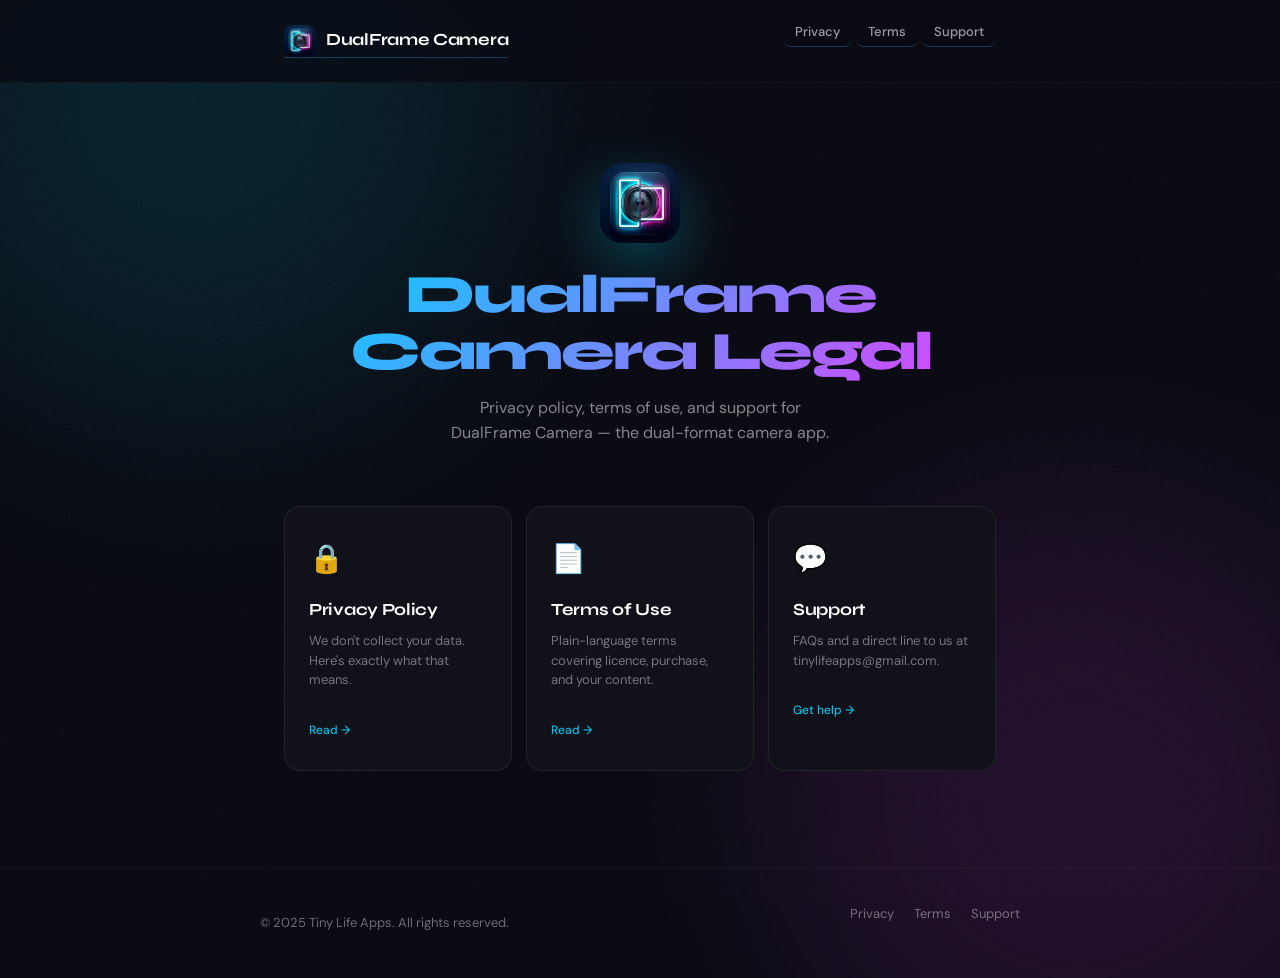
<file: index.html>
<!DOCTYPE html>
<html lang="en">
<head>
  <meta charset="UTF-8">
  <meta name="viewport" content="width=device-width, initial-scale=1.0">
  <title>DualFrame Camera — Legal</title>
  <meta name="description" content="Privacy Policy, Terms of Use, and Support for DualFrame Camera.">
  <link rel="stylesheet" href="style.css">
  <link rel="icon" href="app-icon.png">
  <link rel="apple-touch-icon" href="app-icon.png">
  <style>
    .hero {
      padding: 80px 0 60px;
      text-align: center;
    }

    .hero-icon {
      width: 80px;
      height: 80px;
      border-radius: 22px;
      margin: 0 auto 24px;
      display: block;
      box-shadow: 0 20px 60px rgba(0,212,255,0.3);
      object-fit: cover;
    }

    .hero-title {
      font-family: 'Syne', sans-serif;
      font-size: clamp(36px, 7vw, 54px);
      font-weight: 800;
      letter-spacing: -2px;
      line-height: 1.05;
      margin-bottom: 14px;
      background: linear-gradient(135deg, #00d4ff 0%, #e040fb 100%);
      -webkit-background-clip: text;
      -webkit-text-fill-color: transparent;
      background-clip: text;
    }

    .hero-sub {
      font-size: 16px;
      color: rgba(255,255,255,0.5);
      max-width: 380px;
      margin: 0 auto;
      line-height: 1.6;
    }

    .doc-grid {
      display: grid;
      grid-template-columns: repeat(auto-fill, minmax(220px, 1fr));
      gap: 14px;
      padding-bottom: 96px;
    }

    .doc-card {
      background: #111219;
      border: 1px solid rgba(255,255,255,0.07);
      border-radius: 16px;
      padding: 28px 24px;
      text-decoration: none;
      display: block;
      transition: background 0.22s ease, border-color 0.22s ease, transform 0.22s ease;
    }

    .doc-card:hover {
      background: #16171f;
      border-color: rgba(255,255,255,0.13);
      transform: translateY(-2px);
    }

    .doc-card-emoji {
      font-size: 28px;
      display: block;
      margin-bottom: 14px;
    }

    .doc-card-title {
      font-family: 'Syne', sans-serif;
      font-size: 17px;
      font-weight: 700;
      color: #fff;
      letter-spacing: -0.3px;
      margin-bottom: 6px;
      display: block;
    }

    .doc-card-desc {
      font-size: 13px;
      color: rgba(255,255,255,0.42);
      line-height: 1.5;
    }

    .doc-card-arrow {
      display: inline-block;
      margin-top: 16px;
      font-size: 12px;
      color: rgba(0,212,255,0.9);
      font-weight: 500;
    }
  </style>
</head>
<body>

  <div class="glow glow-blue"></div>
  <div class="glow glow-purple"></div>

  <!-- Nav -->
  <nav>
    <div class="nav-inner">
      <a href="index.html" class="nav-logo">
        <img src="app-icon.png" class="nav-icon" alt="DualFrame Camera">
        <span class="nav-wordmark">DualFrame Camera</span>
      </a>
      <ul class="nav-links">
        <li><a href="privacy.html">Privacy</a></li>
        <li><a href="terms.html">Terms</a></li>
        <li><a href="support.html">Support</a></li>
      </ul>
    </div>
  </nav>

  <div class="container">
    <div class="hero">
      <img src="app-icon.png" class="hero-icon" alt="DualFrame Camera">
      <h1 class="hero-title">DualFrame Camera Legal</h1>
      <p class="hero-sub">Privacy policy, terms of use, and support for DualFrame Camera — the dual-format camera app.</p>
    </div>

    <div class="doc-grid">
      <a href="privacy.html" class="doc-card">
        <span class="doc-card-emoji">🔒</span>
        <span class="doc-card-title">Privacy Policy</span>
        <p class="doc-card-desc">We don't collect your data. Here's exactly what that means.</p>
        <span class="doc-card-arrow">Read →</span>
      </a>

      <a href="terms.html" class="doc-card">
        <span class="doc-card-emoji">📄</span>
        <span class="doc-card-title">Terms of Use</span>
        <p class="doc-card-desc">Plain-language terms covering licence, purchase, and your content.</p>
        <span class="doc-card-arrow">Read →</span>
      </a>

      <a href="support.html" class="doc-card">
        <span class="doc-card-emoji">💬</span>
        <span class="doc-card-title">Support</span>
        <p class="doc-card-desc">FAQs and a direct line to us at tinylifeapps@gmail.com.</p>
        <span class="doc-card-arrow">Get help →</span>
      </a>
    </div>
  </div>

  <!-- Footer -->
  <footer>
    <div class="footer-inner">
      <span class="footer-copy">© 2025 Tiny Life Apps. All rights reserved.</span>
      <ul class="footer-links">
        <li><a href="privacy.html">Privacy</a></li>
        <li><a href="terms.html">Terms</a></li>
        <li><a href="support.html">Support</a></li>
      </ul>
    </div>
  </footer>

</body>
</html>
</file>
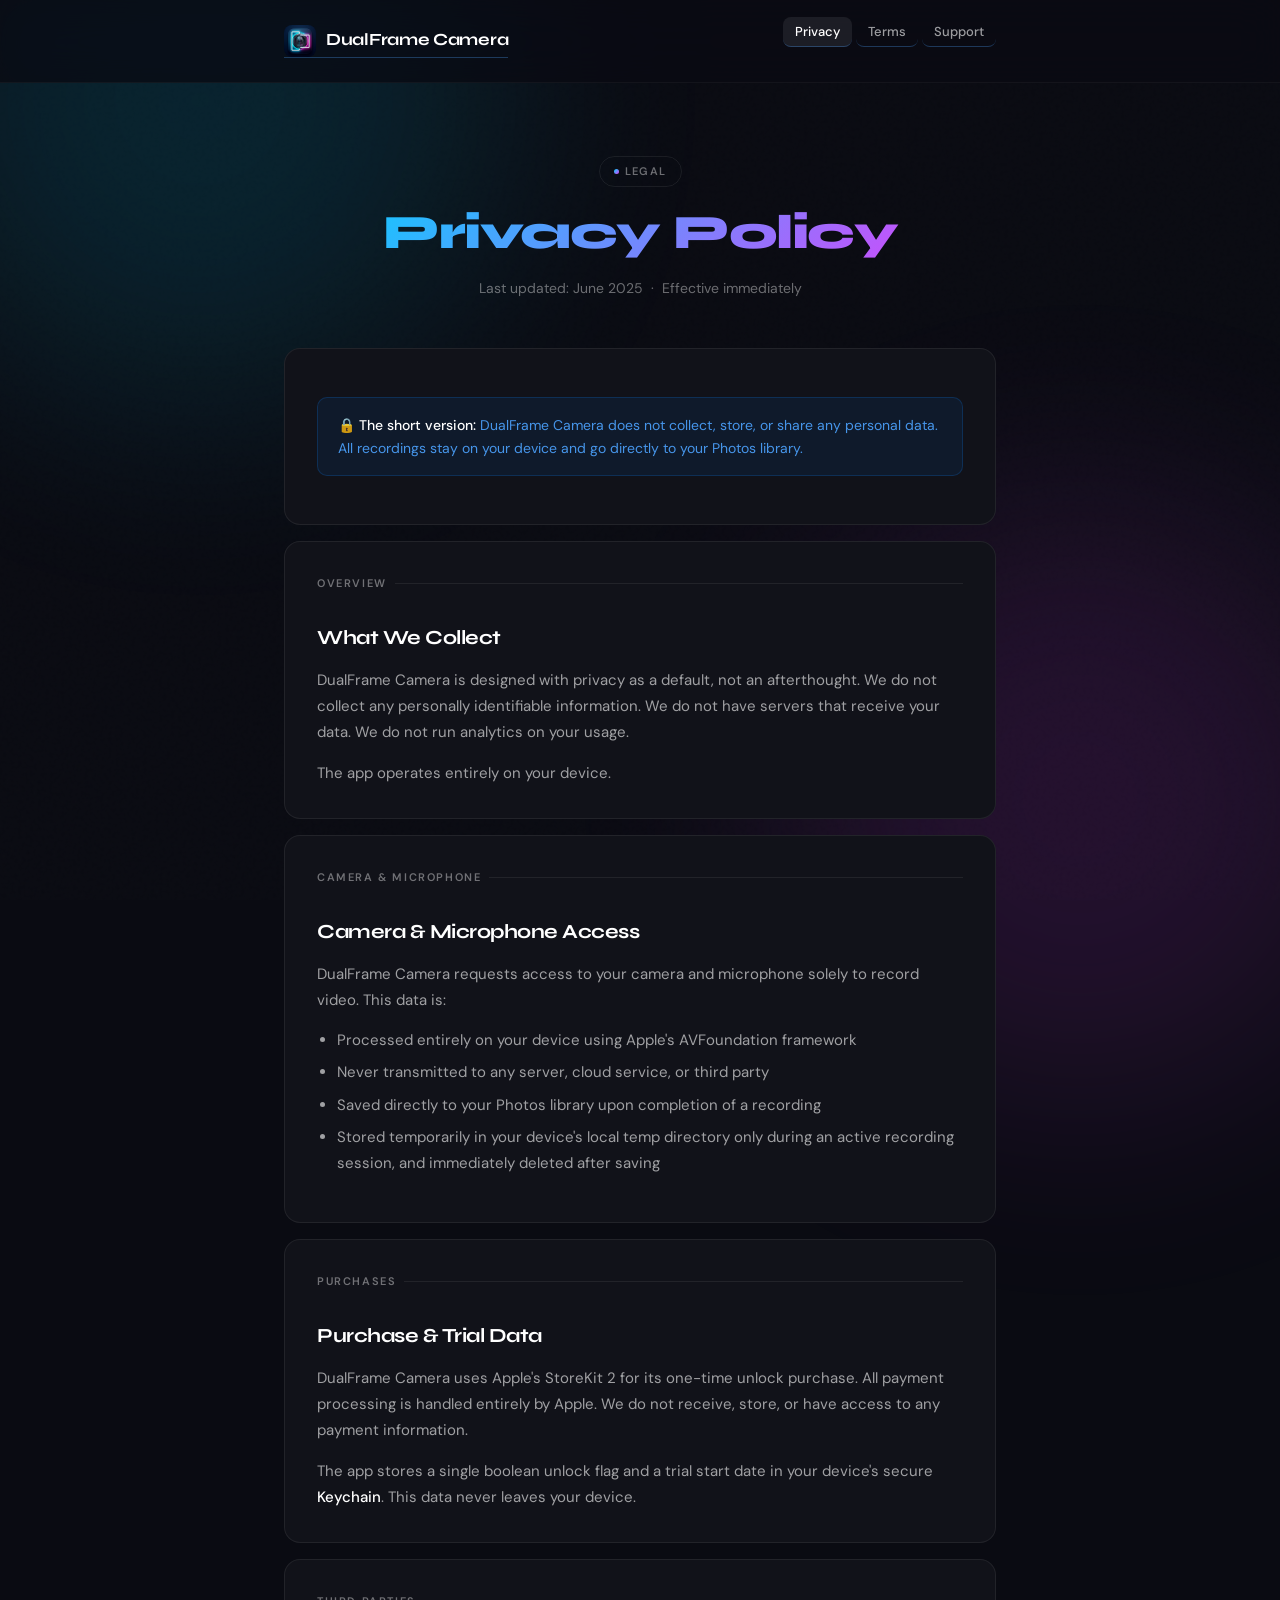
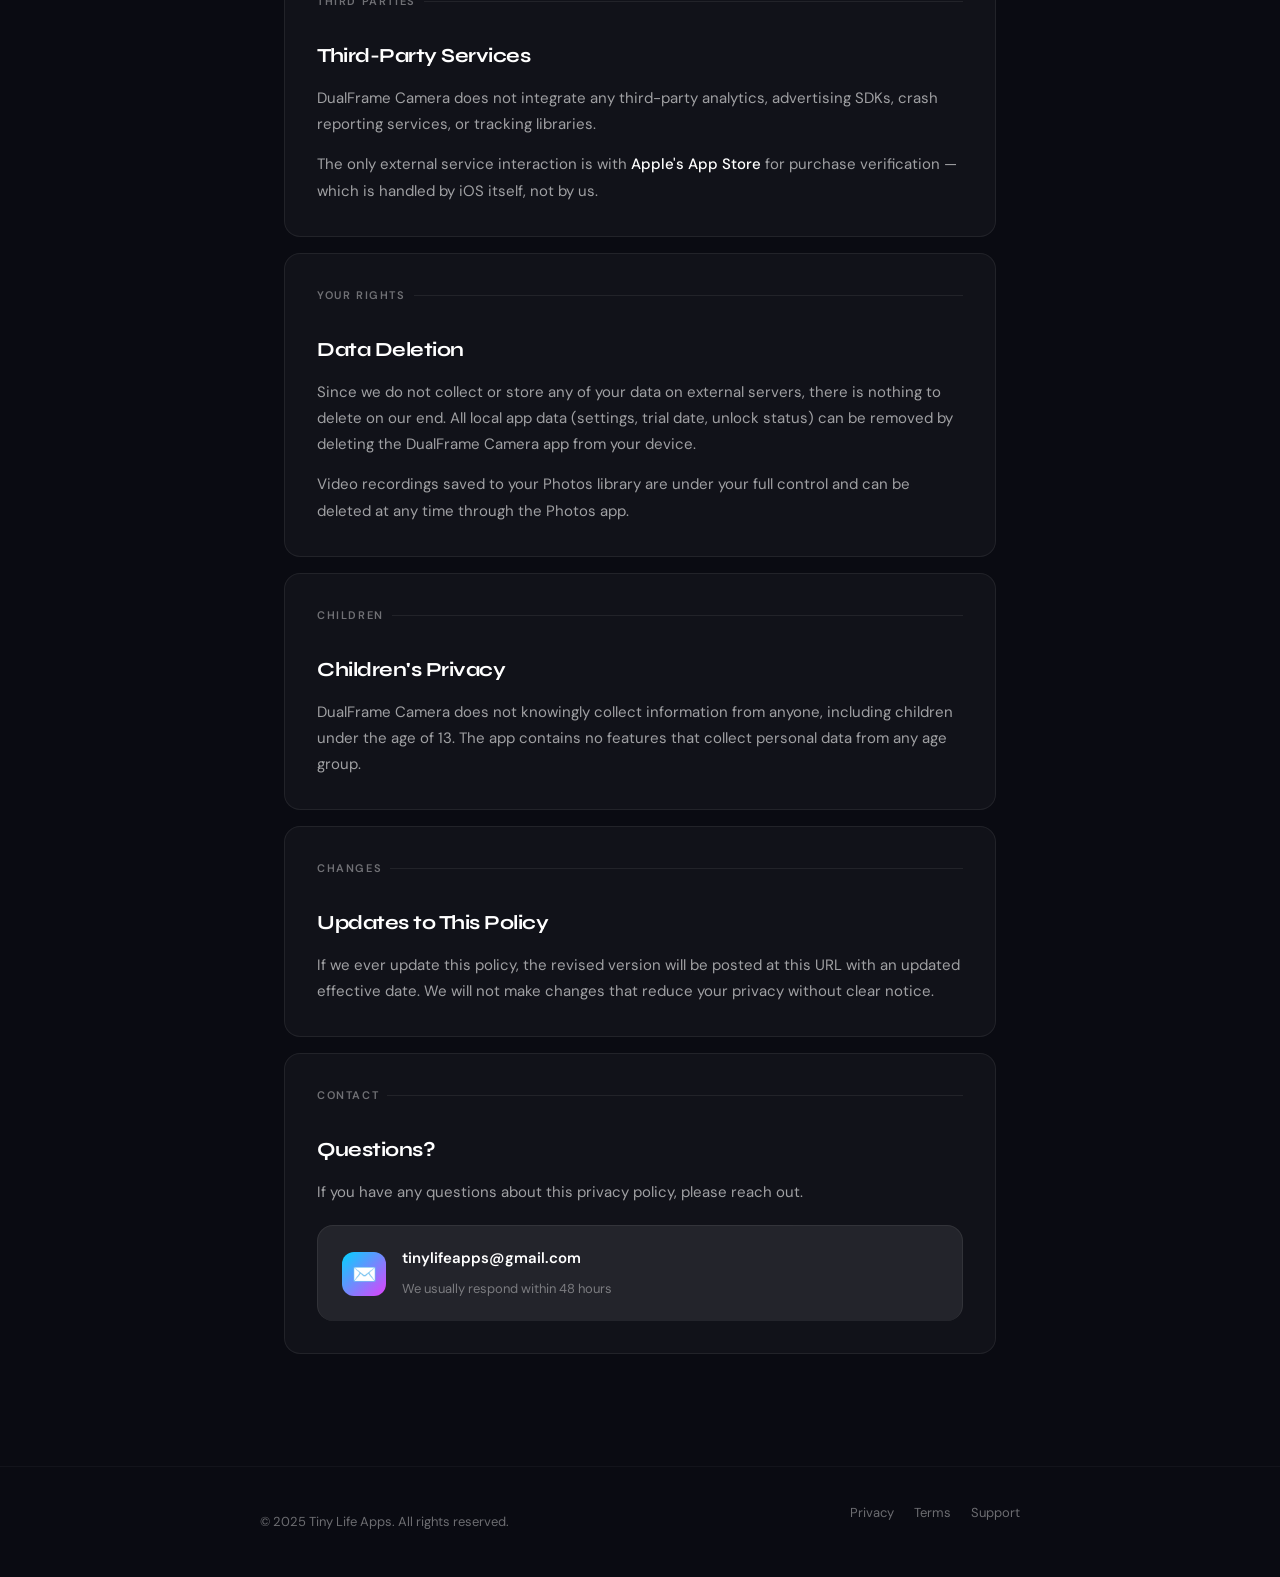
<file: privacy.html>
<!DOCTYPE html>
<html lang="en">
<head>
  <meta charset="UTF-8">
  <meta name="viewport" content="width=device-width, initial-scale=1.0">
  <title>Privacy Policy — DualFrame Camera</title>
  <meta name="description" content="DualFrame Camera Privacy Policy. We don't collect your data. Period.">
  <link rel="stylesheet" href="style.css">
  <link rel="icon" href="app-icon.png">
  <link rel="apple-touch-icon" href="app-icon.png">
</head>
<body>

  <div class="glow glow-blue"></div>
  <div class="glow glow-purple"></div>

  <!-- Nav -->
  <nav>
    <div class="nav-inner">
      <a href="index.html" class="nav-logo">
        <img src="app-icon.png" class="nav-icon" alt="DualFrame Camera">
        <span class="nav-wordmark">DualFrame Camera</span>
      </a>
      <ul class="nav-links">
        <li><a href="privacy.html" class="active">Privacy</a></li>
        <li><a href="terms.html">Terms</a></li>
        <li><a href="support.html">Support</a></li>
      </ul>
    </div>
  </nav>

  <!-- Header -->
  <div class="container">
    <div class="page-header">
      <div class="page-badge"><span></span> Legal</div>
      <h1 class="page-title">Privacy Policy</h1>
      <p class="page-meta">Last updated: June 2025 &nbsp;·&nbsp; Effective immediately</p>
    </div>

    <!-- Content -->
    <div class="content">

      <div class="card">
        <div class="highlight-box">
          🔒 <strong>The short version:</strong> DualFrame Camera does not collect, store, or share any personal data. All recordings stay on your device and go directly to your Photos library.
        </div>
      </div>

      <div class="card">
        <div class="card-section-label">Overview</div>
        <h2>What We Collect</h2>
        <p>DualFrame Camera is designed with privacy as a default, not an afterthought. We do not collect any personally identifiable information. We do not have servers that receive your data. We do not run analytics on your usage.</p>
        <p>The app operates entirely on your device.</p>
      </div>

      <div class="card">
        <div class="card-section-label">Camera & Microphone</div>
        <h2>Camera & Microphone Access</h2>
        <p>DualFrame Camera requests access to your camera and microphone solely to record video. This data is:</p>
        <ul>
          <li>Processed entirely on your device using Apple's AVFoundation framework</li>
          <li>Never transmitted to any server, cloud service, or third party</li>
          <li>Saved directly to your Photos library upon completion of a recording</li>
          <li>Stored temporarily in your device's local temp directory only during an active recording session, and immediately deleted after saving</li>
        </ul>
      </div>

      <div class="card">
        <div class="card-section-label">Purchases</div>
        <h2>Purchase & Trial Data</h2>
        <p>DualFrame Camera uses Apple's StoreKit 2 for its one-time unlock purchase. All payment processing is handled entirely by Apple. We do not receive, store, or have access to any payment information.</p>
        <p>The app stores a single boolean unlock flag and a trial start date in your device's secure <strong>Keychain</strong>. This data never leaves your device.</p>
      </div>

      <div class="card">
        <div class="card-section-label">Third Parties</div>
        <h2>Third-Party Services</h2>
        <p>DualFrame Camera does not integrate any third-party analytics, advertising SDKs, crash reporting services, or tracking libraries.</p>
        <p>The only external service interaction is with <strong>Apple's App Store</strong> for purchase verification — which is handled by iOS itself, not by us.</p>
      </div>

      <div class="card">
        <div class="card-section-label">Your Rights</div>
        <h2>Data Deletion</h2>
        <p>Since we do not collect or store any of your data on external servers, there is nothing to delete on our end. All local app data (settings, trial date, unlock status) can be removed by deleting the DualFrame Camera app from your device.</p>
        <p>Video recordings saved to your Photos library are under your full control and can be deleted at any time through the Photos app.</p>
      </div>

      <div class="card">
        <div class="card-section-label">Children</div>
        <h2>Children's Privacy</h2>
        <p>DualFrame Camera does not knowingly collect information from anyone, including children under the age of 13. The app contains no features that collect personal data from any age group.</p>
      </div>

      <div class="card">
        <div class="card-section-label">Changes</div>
        <h2>Updates to This Policy</h2>
        <p>If we ever update this policy, the revised version will be posted at this URL with an updated effective date. We will not make changes that reduce your privacy without clear notice.</p>
      </div>

      <div class="card">
        <div class="card-section-label">Contact</div>
        <h2>Questions?</h2>
        <p>If you have any questions about this privacy policy, please reach out.</p>
        <a href="mailto:tinylifeapps@gmail.com" class="contact-card">
          <div class="contact-card-icon">✉️</div>
          <div class="contact-card-text">
            <strong>tinylifeapps@gmail.com</strong>
            <span>We usually respond within 48 hours</span>
          </div>
        </a>
      </div>

    </div>
  </div>

  <!-- Footer -->
  <footer>
    <div class="footer-inner">
      <span class="footer-copy">© 2025 Tiny Life Apps. All rights reserved.</span>
      <ul class="footer-links">
        <li><a href="privacy.html">Privacy</a></li>
        <li><a href="terms.html">Terms</a></li>
        <li><a href="support.html">Support</a></li>
      </ul>
    </div>
  </footer>

</body>
</html>
</file>
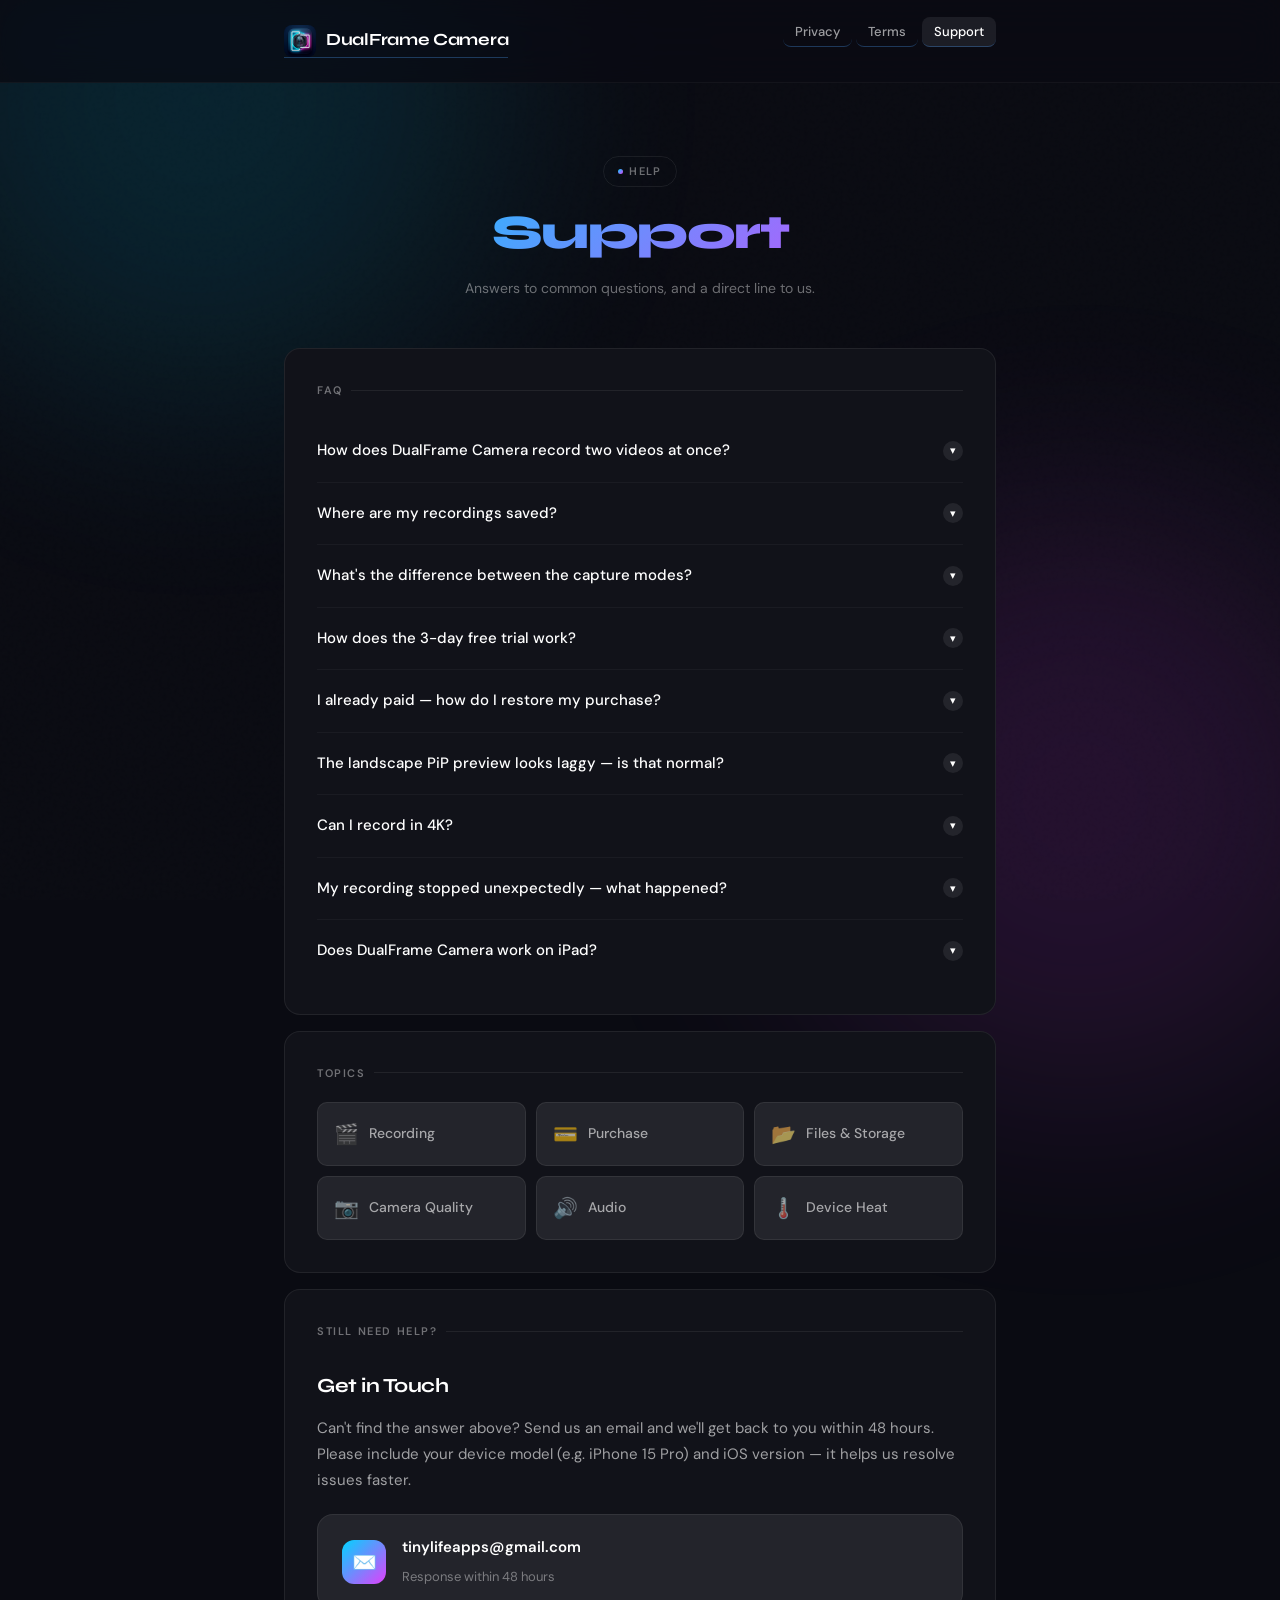
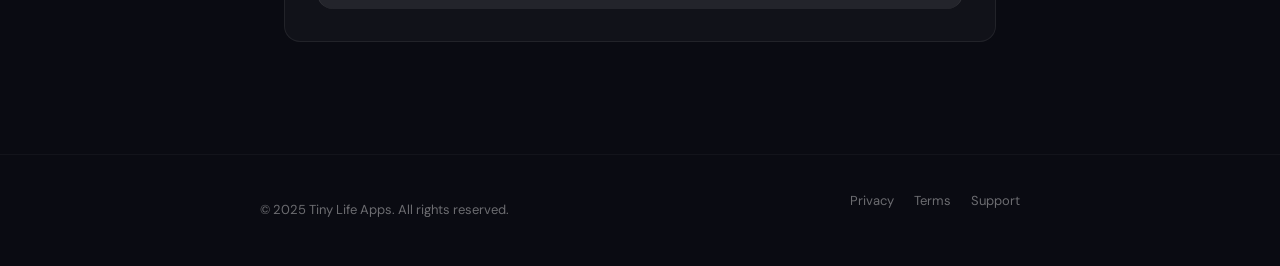
<file: support.html>
<!DOCTYPE html>
<html lang="en">
<head>
  <meta charset="UTF-8">
  <meta name="viewport" content="width=device-width, initial-scale=1.0">
  <title>Support — DualFrame Camera</title>
  <meta name="description" content="Get help with DualFrame Camera. FAQs, tips, and direct support.">
  <link rel="stylesheet" href="style.css">
  <link rel="icon" href="app-icon.png">
  <link rel="apple-touch-icon" href="app-icon.png">
  <style>
    /* FAQ accordion */
    details {
      border-bottom: 1px solid var(--border-soft);
      padding: 0;
    }
    details:last-child { border-bottom: none; }

    summary {
      font-size: 15px;
      font-weight: 500;
      color: var(--white);
      padding: 18px 0;
      cursor: pointer;
      list-style: none;
      display: flex;
      align-items: center;
      justify-content: space-between;
      gap: 16px;
      transition: color var(--transition);
      user-select: none;
    }
    summary::-webkit-details-marker { display: none; }

    summary:hover { color: rgba(255,255,255,0.85); }

    .summary-chevron {
      width: 20px;
      height: 20px;
      border-radius: 50%;
      background: var(--white-08);
      display: flex;
      align-items: center;
      justify-content: center;
      font-size: 11px;
      flex-shrink: 0;
      transition: transform var(--transition), background var(--transition);
    }

    details[open] .summary-chevron {
      transform: rotate(180deg);
      background: rgba(10,132,255,0.2);
    }

    .faq-body {
      padding-bottom: 18px;
      padding-right: 36px;
    }

    .faq-body p {
      font-size: 14px;
      color: var(--white-60);
      line-height: 1.7;
      margin: 0;
    }

    .faq-body p + p { margin-top: 10px; }

    /* Topic pills */
    .topic-grid {
      display: grid;
      grid-template-columns: repeat(auto-fill, minmax(180px, 1fr));
      gap: 10px;
      margin-top: 4px;
    }

    .topic-pill {
      background: var(--white-08);
      border: 1px solid var(--border);
      border-radius: var(--radius-sm);
      padding: 14px 16px;
      display: flex;
      align-items: center;
      gap: 10px;
      font-size: 14px;
      font-weight: 500;
      color: var(--white-60);
      cursor: default;
      transition: background var(--transition), border-color var(--transition), color var(--transition);
    }

    .topic-pill:hover {
      background: rgba(255,255,255,0.1);
      border-color: rgba(255,255,255,0.14);
      color: var(--white);
    }

    .topic-pill-icon {
      font-size: 20px;
      flex-shrink: 0;
    }
  </style>
</head>
<body>

  <div class="glow glow-blue"></div>
  <div class="glow glow-purple"></div>

  <!-- Nav -->
  <nav>
    <div class="nav-inner">
      <a href="index.html" class="nav-logo">
        <img src="app-icon.png" class="nav-icon" alt="DualFrame Camera">
        <span class="nav-wordmark">DualFrame Camera</span>
      </a>
      <ul class="nav-links">
        <li><a href="privacy.html">Privacy</a></li>
        <li><a href="terms.html">Terms</a></li>
        <li><a href="support.html" class="active">Support</a></li>
      </ul>
    </div>
  </nav>

  <!-- Header -->
  <div class="container">
    <div class="page-header">
      <div class="page-badge"><span></span> Help</div>
      <h1 class="page-title">Support</h1>
      <p class="page-meta">Answers to common questions, and a direct line to us.</p>
    </div>

    <div class="content">

      <!-- FAQ -->
      <div class="card">
        <div class="card-section-label">FAQ</div>

        <details>
          <summary>
            How does DualFrame Camera record two videos at once?
            <span class="summary-chevron">▾</span>
          </summary>
          <div class="faq-body">
            <p>DualFrame Camera uses a single camera sensor captured in a tall format (4:3). Because the sensor captures more than a 16:9 frame, we can crop both a 9:16 portrait and a 16:9 landscape from the same sensor data — at the same time, with no quality loss. Both output files share the same optical centre, so they're perfectly aligned.</p>
          </div>
        </details>

        <details>
          <summary>
            Where are my recordings saved?
            <span class="summary-chevron">▾</span>
          </summary>
          <div class="faq-body">
            <p>Both your portrait and landscape recordings are saved automatically to your iPhone's <strong>Photos library</strong> at the end of every session. DualFrame Camera will ask for Photos access (add only) the first time it saves. You'll find your clips in the "Recents" album.</p>
          </div>
        </details>

        <details>
          <summary>
            What's the difference between the capture modes?
            <span class="summary-chevron">▾</span>
          </summary>
          <div class="faq-body">
            <p><strong>Both:</strong> Saves a portrait (9:16) file and a landscape (16:9) file — two clips per recording.</p>
            <p><strong>Portrait only:</strong> Saves only the 9:16 file. Good for Instagram Reels, TikTok.</p>
            <p><strong>Landscape only:</strong> Saves only the 16:9 file. Good for YouTube, interviews.</p>
          </div>
        </details>

        <details>
          <summary>
            How does the 3-day free trial work?
            <span class="summary-chevron">▾</span>
          </summary>
          <div class="faq-body">
            <p>Your free trial starts automatically the first time you open DualFrame Camera. You have full, unlimited access to all features for 3 days. After your trial ends, a one-time $5.99 purchase is required to continue recording. There are no subscriptions.</p>
          </div>
        </details>

        <details>
          <summary>
            I already paid — how do I restore my purchase?
            <span class="summary-chevron">▾</span>
          </summary>
          <div class="faq-body">
            <p>Open DualFrame Camera, tap the gear icon (⚙️) in the top right, scroll to the <strong>About</strong> section, and tap <strong>Restore Purchase</strong>. Make sure you're signed into the same Apple ID used for the original purchase.</p>
          </div>
        </details>

        <details>
          <summary>
            The landscape PiP preview looks laggy — is that normal?
            <span class="summary-chevron">▾</span>
          </summary>
          <div class="faq-body">
            <p>No. If you're seeing lag on the landscape preview, try force-quitting and relaunching the app. On some devices the display layer needs a fresh session to sync properly. If the issue persists, please contact us.</p>
          </div>
        </details>

        <details>
          <summary>
            Can I record in 4K?
            <span class="summary-chevron">▾</span>
          </summary>
          <div class="faq-body">
            <p>Yes. DualFrame Camera supports 4K at 24, 30, and 60fps. Go to Settings (⚙️) and set Resolution to <strong>4K</strong>. Note: 4K/60fps files are large — check your available storage before a long shoot.</p>
          </div>
        </details>

        <details>
          <summary>
            My recording stopped unexpectedly — what happened?
            <span class="summary-chevron">▾</span>
          </summary>
          <div class="faq-body">
            <p>This can happen if a phone call comes in, Siri activates, or the device gets too hot. DualFrame Camera saves whatever was recorded up to that point and shows an alert. Your partial recording will be in your Photos library. If you suspect a bug, please reach out with your device model and iOS version.</p>
          </div>
        </details>

        <details>
          <summary>
            Does DualFrame Camera work on iPad?
            <span class="summary-chevron">▾</span>
          </summary>
          <div class="faq-body">
            <p>DualFrame Camera is designed and optimised for iPhone (iOS 17.6+). iPad is not officially supported at this time.</p>
          </div>
        </details>
      </div>

      <!-- Topics -->
      <div class="card">
        <div class="card-section-label">Topics</div>
        <div class="topic-grid">
          <div class="topic-pill"><span class="topic-pill-icon">🎬</span> Recording</div>
          <div class="topic-pill"><span class="topic-pill-icon">💳</span> Purchase</div>
          <div class="topic-pill"><span class="topic-pill-icon">📂</span> Files & Storage</div>
          <div class="topic-pill"><span class="topic-pill-icon">📷</span> Camera Quality</div>
          <div class="topic-pill"><span class="topic-pill-icon">🔊</span> Audio</div>
          <div class="topic-pill"><span class="topic-pill-icon">🌡️</span> Device Heat</div>
        </div>
      </div>

      <!-- Contact -->
      <div class="card">
        <div class="card-section-label">Still need help?</div>
        <h2>Get in Touch</h2>
        <p>Can't find the answer above? Send us an email and we'll get back to you within 48 hours. Please include your device model (e.g. iPhone 15 Pro) and iOS version — it helps us resolve issues faster.</p>
        <a href="mailto:tinylifeapps@gmail.com" class="contact-card">
          <div class="contact-card-icon">✉️</div>
          <div class="contact-card-text">
            <strong>tinylifeapps@gmail.com</strong>
            <span>Response within 48 hours</span>
          </div>
        </a>
      </div>

    </div>
  </div>

  <!-- Footer -->
  <footer>
    <div class="footer-inner">
      <span class="footer-copy">© 2025 Tiny Life Apps. All rights reserved.</span>
      <ul class="footer-links">
        <li><a href="privacy.html">Privacy</a></li>
        <li><a href="terms.html">Terms</a></li>
        <li><a href="support.html">Support</a></li>
      </ul>
    </div>
  </footer>

</body>
</html>
</file>
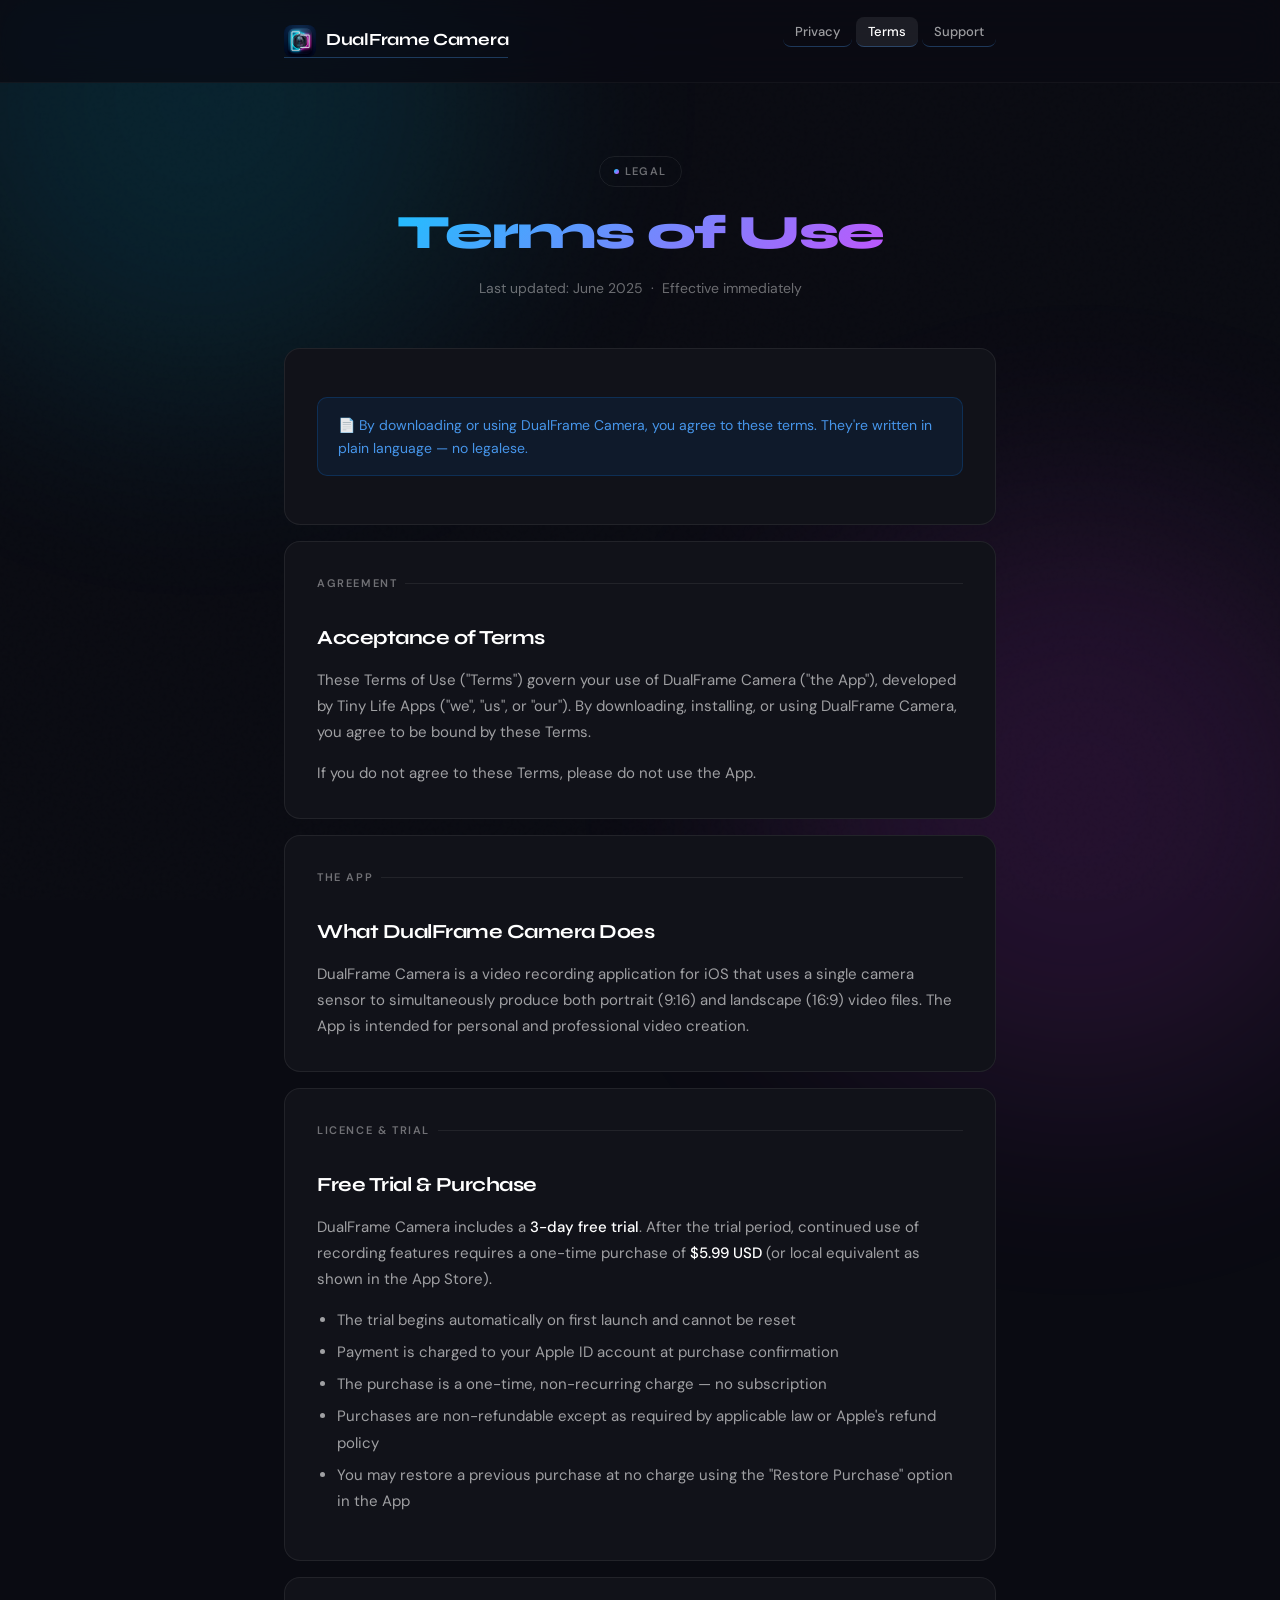
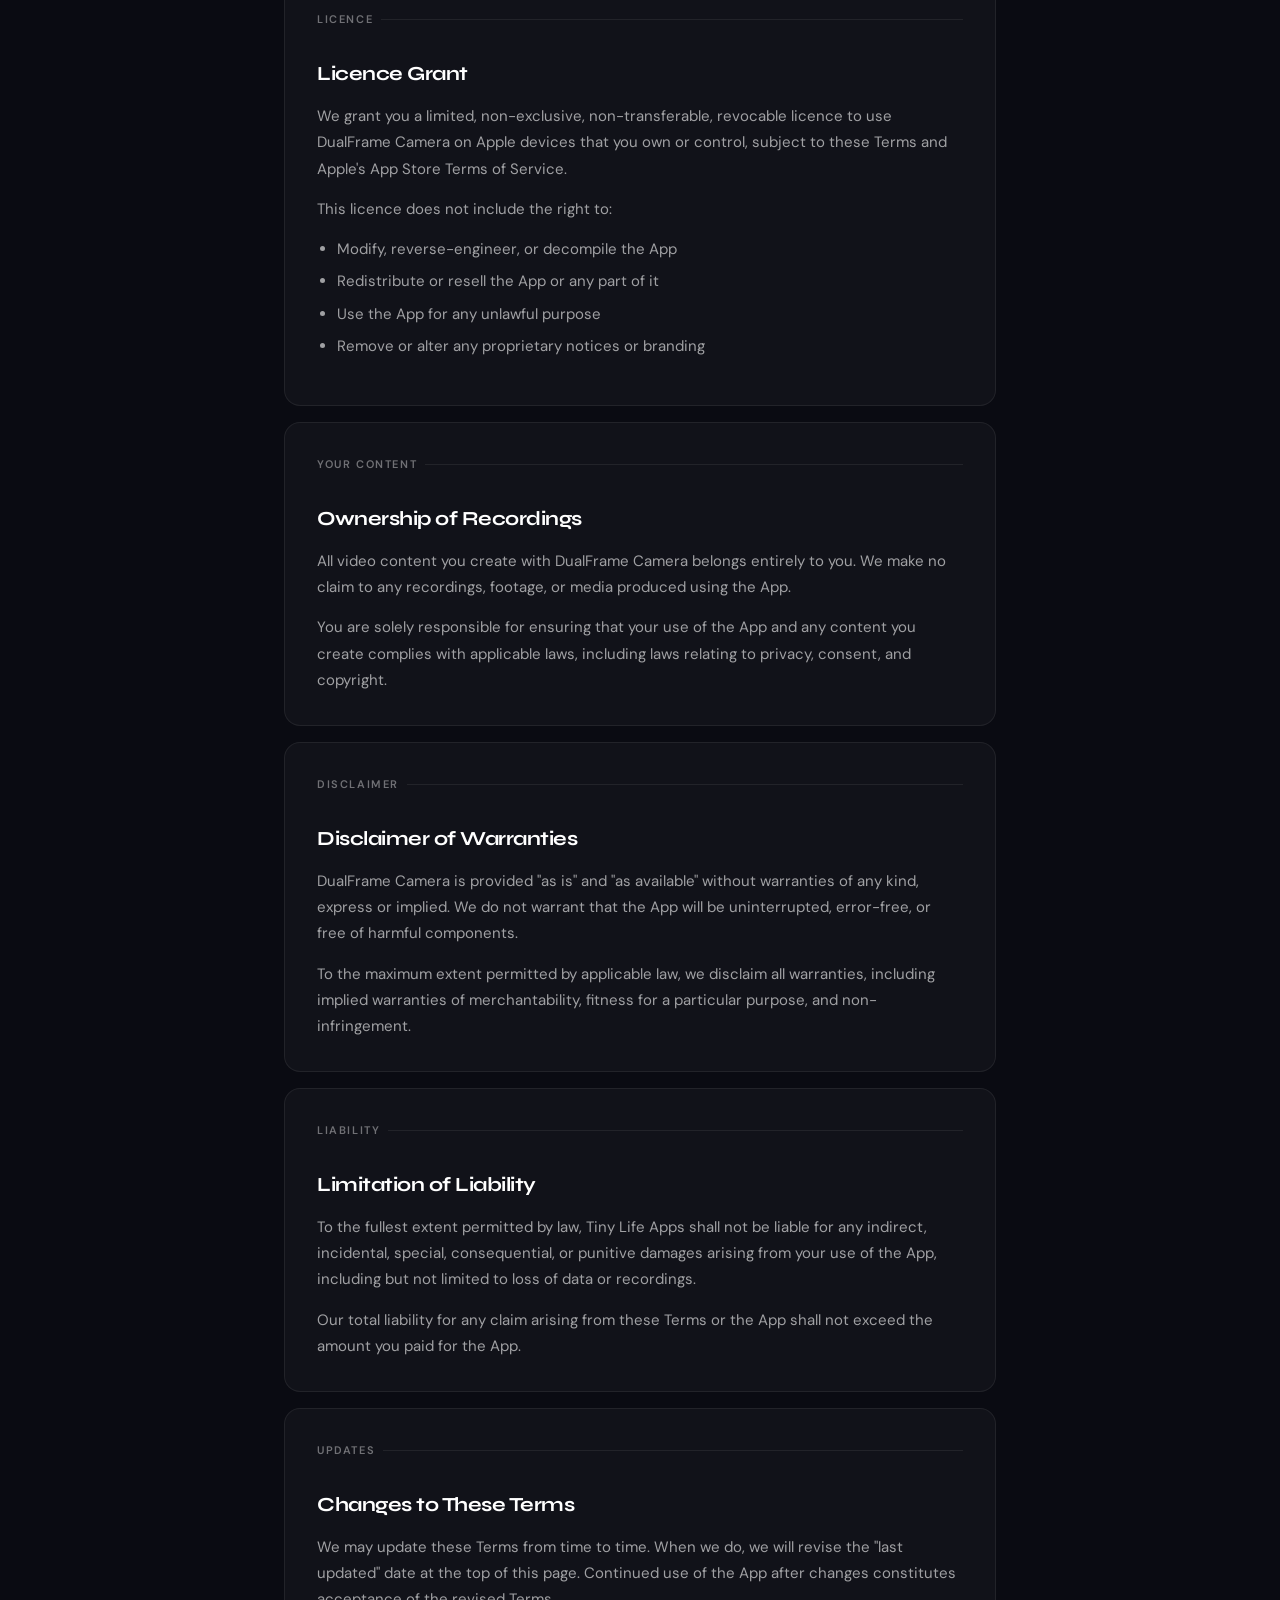
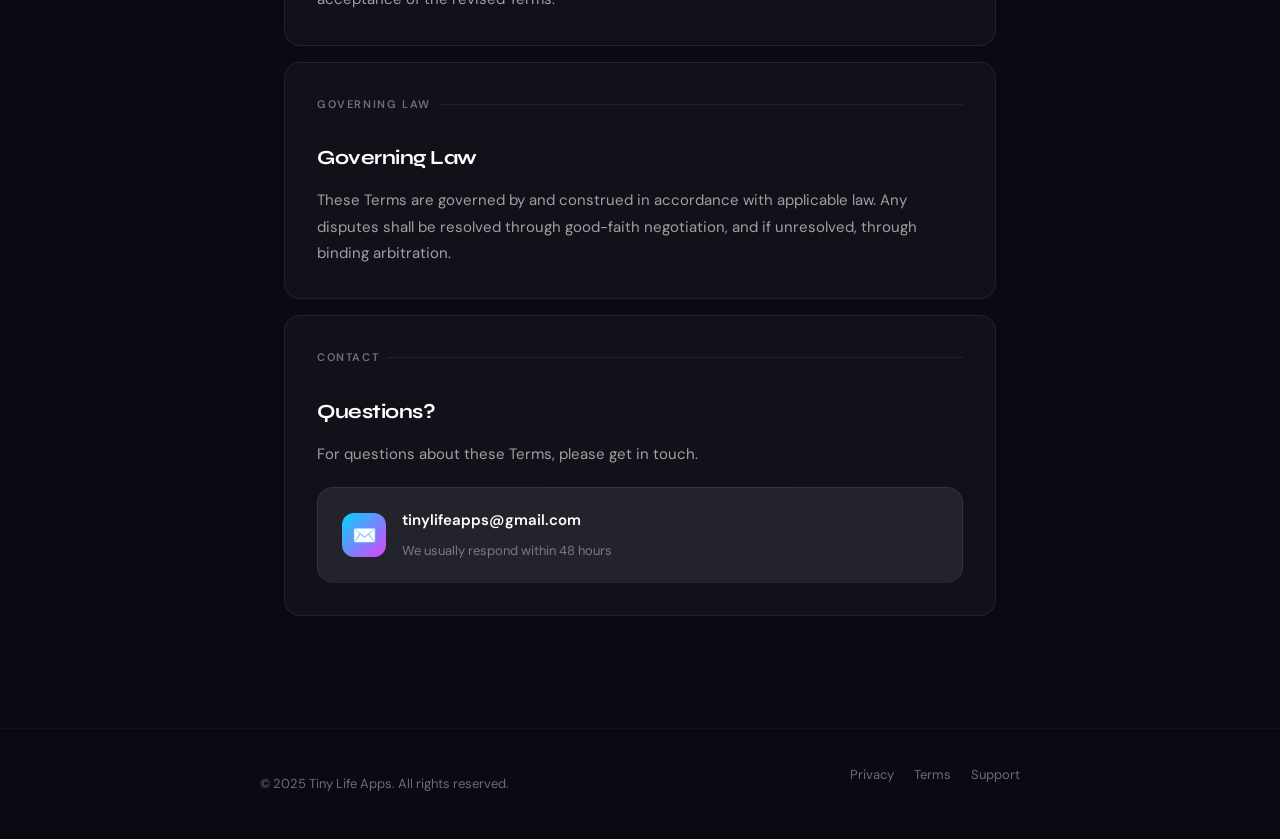
<file: terms.html>
<!DOCTYPE html>
<html lang="en">
<head>
  <meta charset="UTF-8">
  <meta name="viewport" content="width=device-width, initial-scale=1.0">
  <title>Terms of Use — DualFrame Camera</title>
  <meta name="description" content="DualFrame Camera Terms of Use.">
  <link rel="stylesheet" href="style.css">
  <link rel="icon" href="app-icon.png">
  <link rel="apple-touch-icon" href="app-icon.png">
</head>
<body>

  <div class="glow glow-blue"></div>
  <div class="glow glow-purple"></div>

  <!-- Nav -->
  <nav>
    <div class="nav-inner">
      <a href="index.html" class="nav-logo">
        <img src="app-icon.png" class="nav-icon" alt="DualFrame Camera">
        <span class="nav-wordmark">DualFrame Camera</span>
      </a>
      <ul class="nav-links">
        <li><a href="privacy.html">Privacy</a></li>
        <li><a href="terms.html" class="active">Terms</a></li>
        <li><a href="support.html">Support</a></li>
      </ul>
    </div>
  </nav>

  <!-- Header -->
  <div class="container">
    <div class="page-header">
      <div class="page-badge"><span></span> Legal</div>
      <h1 class="page-title">Terms of Use</h1>
      <p class="page-meta">Last updated: June 2025 &nbsp;·&nbsp; Effective immediately</p>
    </div>

    <!-- Content -->
    <div class="content">

      <div class="card">
        <div class="highlight-box">
          📄 By downloading or using DualFrame Camera, you agree to these terms. They're written in plain language — no legalese.
        </div>
      </div>

      <div class="card">
        <div class="card-section-label">Agreement</div>
        <h2>Acceptance of Terms</h2>
        <p>These Terms of Use ("Terms") govern your use of DualFrame Camera ("the App"), developed by Tiny Life Apps ("we", "us", or "our"). By downloading, installing, or using DualFrame Camera, you agree to be bound by these Terms.</p>
        <p>If you do not agree to these Terms, please do not use the App.</p>
      </div>

      <div class="card">
        <div class="card-section-label">The App</div>
        <h2>What DualFrame Camera Does</h2>
        <p>DualFrame Camera is a video recording application for iOS that uses a single camera sensor to simultaneously produce both portrait (9:16) and landscape (16:9) video files. The App is intended for personal and professional video creation.</p>
      </div>

      <div class="card">
        <div class="card-section-label">Licence & Trial</div>
        <h2>Free Trial & Purchase</h2>
        <p>DualFrame Camera includes a <strong>3-day free trial</strong>. After the trial period, continued use of recording features requires a one-time purchase of <strong>$5.99 USD</strong> (or local equivalent as shown in the App Store).</p>
        <ul>
          <li>The trial begins automatically on first launch and cannot be reset</li>
          <li>Payment is charged to your Apple ID account at purchase confirmation</li>
          <li>The purchase is a one-time, non-recurring charge — no subscription</li>
          <li>Purchases are non-refundable except as required by applicable law or Apple's refund policy</li>
          <li>You may restore a previous purchase at no charge using the "Restore Purchase" option in the App</li>
        </ul>
      </div>

      <div class="card">
        <div class="card-section-label">Licence</div>
        <h2>Licence Grant</h2>
        <p>We grant you a limited, non-exclusive, non-transferable, revocable licence to use DualFrame Camera on Apple devices that you own or control, subject to these Terms and Apple's App Store Terms of Service.</p>
        <p>This licence does not include the right to:</p>
        <ul>
          <li>Modify, reverse-engineer, or decompile the App</li>
          <li>Redistribute or resell the App or any part of it</li>
          <li>Use the App for any unlawful purpose</li>
          <li>Remove or alter any proprietary notices or branding</li>
        </ul>
      </div>

      <div class="card">
        <div class="card-section-label">Your Content</div>
        <h2>Ownership of Recordings</h2>
        <p>All video content you create with DualFrame Camera belongs entirely to you. We make no claim to any recordings, footage, or media produced using the App.</p>
        <p>You are solely responsible for ensuring that your use of the App and any content you create complies with applicable laws, including laws relating to privacy, consent, and copyright.</p>
      </div>

      <div class="card">
        <div class="card-section-label">Disclaimer</div>
        <h2>Disclaimer of Warranties</h2>
        <p>DualFrame Camera is provided "as is" and "as available" without warranties of any kind, express or implied. We do not warrant that the App will be uninterrupted, error-free, or free of harmful components.</p>
        <p>To the maximum extent permitted by applicable law, we disclaim all warranties, including implied warranties of merchantability, fitness for a particular purpose, and non-infringement.</p>
      </div>

      <div class="card">
        <div class="card-section-label">Liability</div>
        <h2>Limitation of Liability</h2>
        <p>To the fullest extent permitted by law, Tiny Life Apps shall not be liable for any indirect, incidental, special, consequential, or punitive damages arising from your use of the App, including but not limited to loss of data or recordings.</p>
        <p>Our total liability for any claim arising from these Terms or the App shall not exceed the amount you paid for the App.</p>
      </div>

      <div class="card">
        <div class="card-section-label">Updates</div>
        <h2>Changes to These Terms</h2>
        <p>We may update these Terms from time to time. When we do, we will revise the "last updated" date at the top of this page. Continued use of the App after changes constitutes acceptance of the revised Terms.</p>
      </div>

      <div class="card">
        <div class="card-section-label">Governing Law</div>
        <h2>Governing Law</h2>
        <p>These Terms are governed by and construed in accordance with applicable law. Any disputes shall be resolved through good-faith negotiation, and if unresolved, through binding arbitration.</p>
      </div>

      <div class="card">
        <div class="card-section-label">Contact</div>
        <h2>Questions?</h2>
        <p>For questions about these Terms, please get in touch.</p>
        <a href="mailto:tinylifeapps@gmail.com" class="contact-card">
          <div class="contact-card-icon">✉️</div>
          <div class="contact-card-text">
            <strong>tinylifeapps@gmail.com</strong>
            <span>We usually respond within 48 hours</span>
          </div>
        </a>
      </div>

    </div>
  </div>

  <!-- Footer -->
  <footer>
    <div class="footer-inner">
      <span class="footer-copy">© 2025 Tiny Life Apps. All rights reserved.</span>
      <ul class="footer-links">
        <li><a href="privacy.html">Privacy</a></li>
        <li><a href="terms.html">Terms</a></li>
        <li><a href="support.html">Support</a></li>
      </ul>
    </div>
  </footer>

</body>
</html>
</file>
<file: style.css>
@import url('https://fonts.googleapis.com/css2?family=Syne:wght@400;500;600;700;800&family=DM+Sans:ital,opsz,wght@0,9..40,300;0,9..40,400;0,9..40,500;1,9..40,300&display=swap');

/* ── Variables ────────────────────────────────────────────────────── */
:root {
  --bg:          #0a0b12;
  --bg-card:     #111219;
  --bg-card-hover: #16171f;
  --border:      rgba(255,255,255,0.07);
  --border-soft: rgba(255,255,255,0.04);
  --white:       #ffffff;
  --white-60:    rgba(255,255,255,0.6);
  --white-40:    rgba(255,255,255,0.4);
  --white-20:    rgba(255,255,255,0.2);
  --white-08:    rgba(255,255,255,0.08);
  --cyan:        #00d4ff;
  --magenta:     #e040fb;
  --grad:        linear-gradient(135deg, #00d4ff 0%, #e040fb 100%);
  --grad-text:   linear-gradient(135deg, #00d4ff 0%, #e040fb 100%);
  --radius:      16px;
  --radius-sm:   10px;
  --transition:  0.22s cubic-bezier(0.4,0,0.2,1);
}

/* ── Reset ────────────────────────────────────────────────────────── */
*, *::before, *::after { box-sizing: border-box; margin: 0; padding: 0; }

html { scroll-behavior: smooth; -webkit-font-smoothing: antialiased; }

body {
  background: var(--bg);
  color: var(--white);
  font-family: 'DM Sans', sans-serif;
  font-size: 16px;
  line-height: 1.7;
  min-height: 100vh;
}

/* ── Noise grain overlay ──────────────────────────────────────────── */
body::before {
  content: '';
  position: fixed;
  inset: 0;
  background-image: url("data:image/svg+xml,%3Csvg viewBox='0 0 256 256' xmlns='http://www.w3.org/2000/svg'%3E%3Cfilter id='noise'%3E%3CfeTurbulence type='fractalNoise' baseFrequency='0.9' numOctaves='4' stitchTiles='stitch'/%3E%3C/filter%3E%3Crect width='100%25' height='100%25' filter='url(%23noise)' opacity='0.04'/%3E%3C/svg%3E");
  pointer-events: none;
  z-index: 0;
  opacity: 0.4;
}

/* ── Ambient glow ─────────────────────────────────────────────────── */
.glow {
  position: fixed;
  width: 600px;
  height: 600px;
  border-radius: 50%;
  pointer-events: none;
  z-index: 0;
  filter: blur(120px);
  opacity: 0.12;
}
.glow-blue  { background: var(--cyan);    top: -200px; left: -100px; }
.glow-purple { background: var(--magenta); bottom: -200px; right: -100px; }

/* ── Layout ───────────────────────────────────────────────────────── */
.container {
  position: relative;
  z-index: 1;
  max-width: 760px;
  margin: 0 auto;
  padding: 0 24px;
}

/* ── Nav ──────────────────────────────────────────────────────────── */
nav {
  position: sticky;
  top: 0;
  z-index: 100;
  backdrop-filter: blur(20px) saturate(180%);
  -webkit-backdrop-filter: blur(20px) saturate(180%);
  background: rgba(10,11,18,0.8);
  border-bottom: 1px solid var(--border-soft);
}

.nav-inner {
  max-width: 760px;
  margin: 0 auto;
  padding: 18px 24px;
  display: flex;
  align-items: center;
  justify-content: space-between;
}

.nav-logo {
  display: flex;
  align-items: center;
  gap: 10px;
  text-decoration: none;
}

.nav-icon {
  width: 32px;
  height: 32px;
  border-radius: 8px;
  object-fit: cover;
}

.nav-wordmark {
  font-family: 'Syne', sans-serif;
  font-weight: 700;
  font-size: 17px;
  color: var(--white);
  letter-spacing: -0.3px;
}

.nav-links {
  display: flex;
  gap: 4px;
  list-style: none;
}

.nav-links a {
  font-size: 13px;
  font-weight: 500;
  color: var(--white-60);
  text-decoration: none;
  padding: 6px 12px;
  border-radius: 8px;
  transition: color var(--transition), background var(--transition);
}

.nav-links a:hover,
.nav-links a.active {
  color: var(--white);
  background: var(--white-08);
}

/* ── Page header ──────────────────────────────────────────────────── */
.page-header {
  padding: 72px 0 48px;
  text-align: center;
}

.page-badge {
  display: inline-flex;
  align-items: center;
  gap: 6px;
  font-size: 11px;
  font-weight: 600;
  letter-spacing: 1.4px;
  text-transform: uppercase;
  color: var(--white-40);
  border: 1px solid var(--border);
  border-radius: 20px;
  padding: 5px 14px;
  margin-bottom: 20px;
}

.page-badge span {
  width: 5px;
  height: 5px;
  border-radius: 50%;
  background: var(--grad);
  display: inline-block;
}

.page-title {
  font-family: 'Syne', sans-serif;
  font-size: clamp(32px, 6vw, 48px);
  font-weight: 800;
  letter-spacing: -1.5px;
  line-height: 1.1;
  margin-bottom: 16px;
  background: var(--grad-text);
  -webkit-background-clip: text;
  -webkit-text-fill-color: transparent;
  background-clip: text;
}

.page-meta {
  font-size: 14px;
  color: var(--white-40);
  font-weight: 400;
}

/* ── Content cards ────────────────────────────────────────────────── */
.content {
  padding-bottom: 96px;
}

.card {
  background: var(--bg-card);
  border: 1px solid var(--border);
  border-radius: var(--radius);
  padding: 32px;
  margin-bottom: 16px;
  transition: border-color var(--transition), background var(--transition);
}

.card:hover {
  border-color: rgba(255,255,255,0.11);
  background: var(--bg-card-hover);
}

.card-section-label {
  font-size: 11px;
  font-weight: 600;
  letter-spacing: 1.6px;
  text-transform: uppercase;
  color: var(--white-40);
  margin-bottom: 20px;
  display: flex;
  align-items: center;
  gap: 8px;
}

.card-section-label::after {
  content: '';
  flex: 1;
  height: 1px;
  background: var(--border);
}

h2 {
  font-family: 'Syne', sans-serif;
  font-size: 20px;
  font-weight: 700;
  letter-spacing: -0.5px;
  color: var(--white);
  margin-bottom: 12px;
  margin-top: 28px;
}

h2:first-child { margin-top: 0; }

p {
  font-size: 15px;
  color: var(--white-60);
  line-height: 1.75;
  margin-bottom: 14px;
}

p:last-child { margin-bottom: 0; }

ul, ol {
  padding-left: 20px;
  margin-bottom: 14px;
}

li {
  font-size: 15px;
  color: var(--white-60);
  line-height: 1.75;
  margin-bottom: 6px;
}

strong {
  color: var(--white);
  font-weight: 500;
}

a {
  color: #4da3ff;
  text-decoration: none;
  border-bottom: 1px solid rgba(77,163,255,0.3);
  transition: border-color var(--transition), color var(--transition);
}

a:hover {
  color: var(--white);
  border-bottom-color: rgba(255,255,255,0.4);
}

/* ── Highlight box ────────────────────────────────────────────────── */
.highlight-box {
  background: rgba(10,132,255,0.08);
  border: 1px solid rgba(10,132,255,0.2);
  border-radius: var(--radius-sm);
  padding: 16px 20px;
  margin: 16px 0;
  font-size: 14px;
  color: rgba(77,163,255,0.9);
  line-height: 1.6;
}

/* ── Contact card ─────────────────────────────────────────────────── */
.contact-card {
  display: flex;
  align-items: center;
  gap: 16px;
  padding: 20px 24px;
  background: var(--white-08);
  border: 1px solid var(--border);
  border-radius: var(--radius);
  text-decoration: none;
  border-bottom: none;
  transition: background var(--transition), border-color var(--transition), transform var(--transition);
  margin-top: 20px;
}

.contact-card:hover {
  background: rgba(255,255,255,0.1);
  border-color: rgba(255,255,255,0.15);
  transform: translateY(-1px);
}

.contact-card-icon {
  width: 44px;
  height: 44px;
  border-radius: 12px;
  background: var(--grad);
  display: flex;
  align-items: center;
  justify-content: center;
  font-size: 20px;
  flex-shrink: 0;
}

.contact-card-text strong {
  display: block;
  font-size: 15px;
  font-weight: 600;
  color: var(--white);
  margin-bottom: 2px;
}

.contact-card-text span {
  font-size: 13px;
  color: var(--white-40);
}

/* ── Footer ───────────────────────────────────────────────────────── */
footer {
  position: relative;
  z-index: 1;
  border-top: 1px solid var(--border-soft);
  padding: 32px 24px;
}

.footer-inner {
  max-width: 760px;
  margin: 0 auto;
  display: flex;
  flex-wrap: wrap;
  align-items: center;
  justify-content: space-between;
  gap: 16px;
}

.footer-copy {
  font-size: 13px;
  color: var(--white-40);
}

.footer-links {
  display: flex;
  gap: 20px;
  list-style: none;
}

.footer-links a {
  font-size: 13px;
  color: var(--white-40);
  text-decoration: none;
  border-bottom: none;
  transition: color var(--transition);
}

.footer-links a:hover { color: var(--white); }

/* ── Animations ───────────────────────────────────────────────────── */
@keyframes fadeUp {
  from { opacity: 0; transform: translateY(16px); }
  to   { opacity: 1; transform: translateY(0); }
}

.page-header { animation: fadeUp 0.5s ease both; }
.card { animation: fadeUp 0.5s ease both; }
.card:nth-child(1) { animation-delay: 0.05s; }
.card:nth-child(2) { animation-delay: 0.10s; }
.card:nth-child(3) { animation-delay: 0.15s; }
.card:nth-child(4) { animation-delay: 0.20s; }
.card:nth-child(5) { animation-delay: 0.25s; }
.card:nth-child(6) { animation-delay: 0.30s; }

/* ── Responsive ───────────────────────────────────────────────────── */
@media (max-width: 600px) {
  .nav-links { display: none; }
  .card { padding: 24px; }
  .page-header { padding: 48px 0 32px; }
}
</file>
